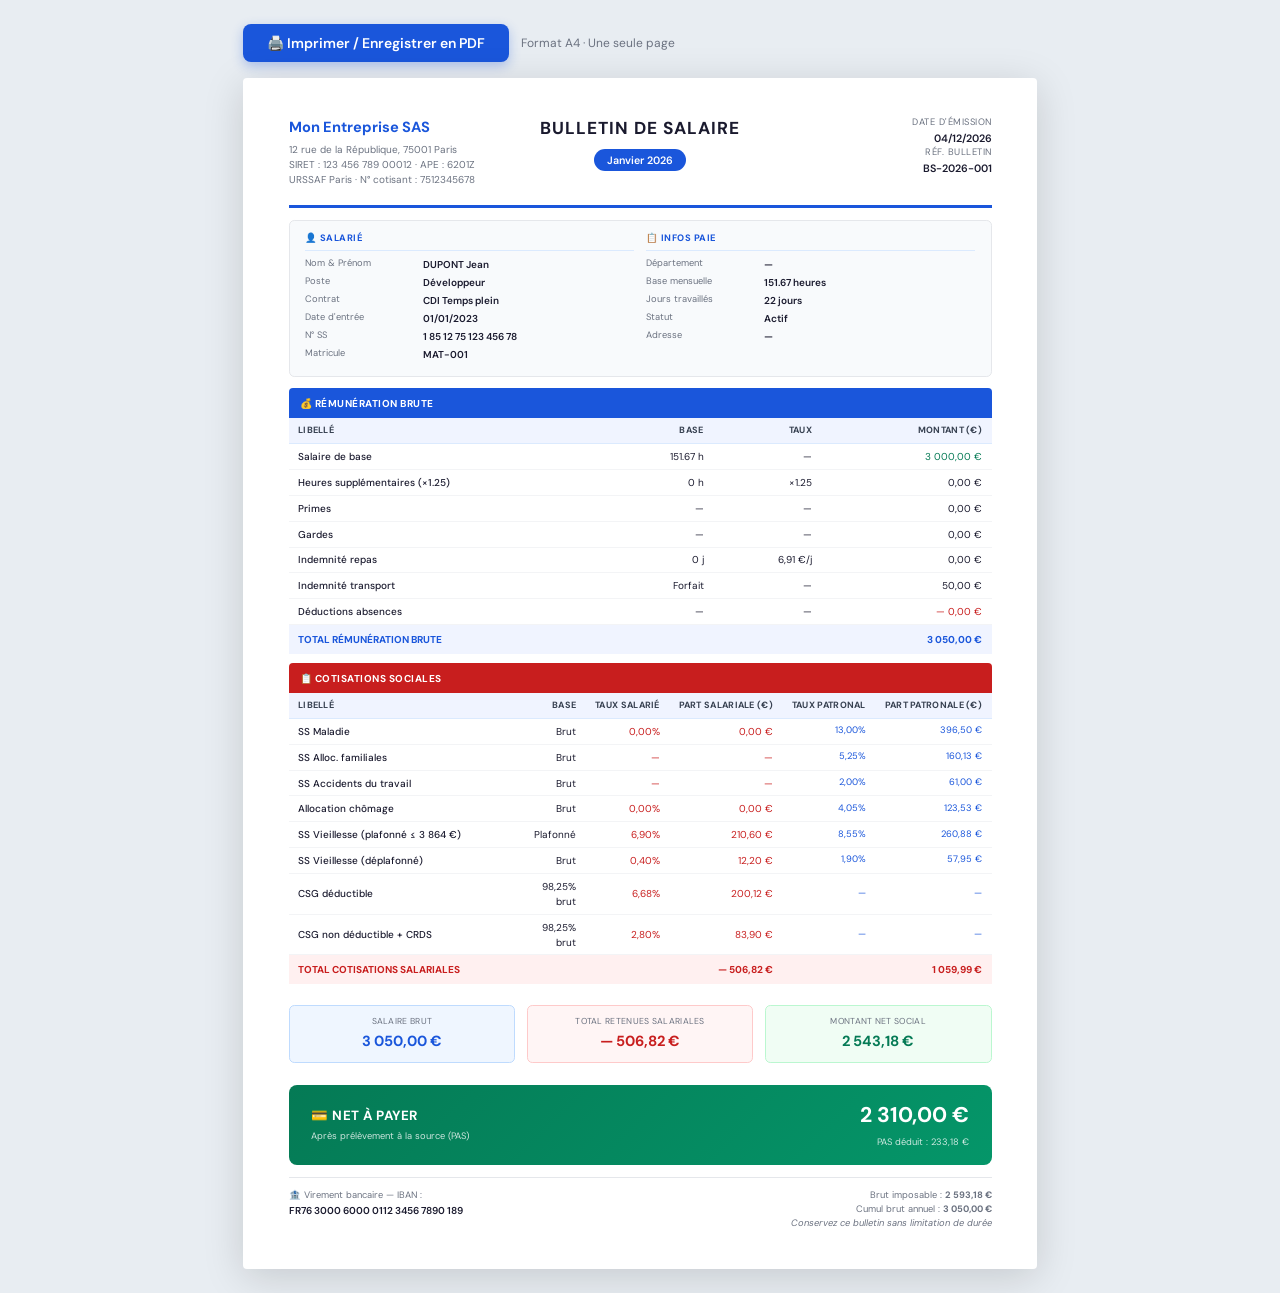
<file: pages/bulletin-print.html>
<!-- ================================================================
     pages/bulletin-print.html — MyPaie Application
     Bulletin de salaire A4 — page dédiée à l'impression / PDF
     Ouvert en nouvel onglet depuis paie.js via localStorage
     Dépendances : ../css/style.css
     ================================================================ -->
<!DOCTYPE html>
<html lang="fr">
<head>
  <meta charset="UTF-8"/>
  <meta name="viewport" content="width=device-width, initial-scale=1.0"/>
  <title>Bulletin de Salaire — MyPaie</title>
  <link href="https://fonts.googleapis.com/css2?family=DM+Sans:wght@300;400;500;600;700&display=swap" rel="stylesheet">
  <link rel="stylesheet" href="../css/style.css" />
</head>
<body class="bulletin-page">

  <!-- Barre impression — masquée à l'impression -->
  <div class="print-bar">
    <button class="btn-print" onclick="window.print()">🖨️ Imprimer / Enregistrer en PDF</button>
    <span>Format A4 · Une seule page</span>
  </div>

  <!-- ── FEUILLE A4 ── -->
  <div class="bulletin">

    <!-- En-tête 3 colonnes -->
    <div class="header">
      <div class="header-left">
        <div class="company">Mon Entreprise SAS</div>
        <div class="company-info">
          12 rue de la République, 75001 Paris<br>
          SIRET : 123 456 789 00012 · APE : 6201Z<br>
          URSSAF Paris · N° cotisant : 7512345678
        </div>
      </div>
      <div class="header-center">
        <div class="titre">Bulletin de Salaire</div>
        <div class="periode-badge" id="bp-periode">Janvier 2026</div>
      </div>
      <div class="header-right">
        <div class="label">Date d'émission</div>
        <div class="value" id="bp-date-emission"></div>
        <div class="label">Réf. bulletin</div>
        <div class="value" id="bp-ref">BS-2026-001</div>
      </div>
    </div>

    <!-- Identité salarié -->
    <div class="identity-grid">
      <div class="identity-section">
        <div class="section-title">👤 Salarié</div>
        <div class="identity-row"><span class="lbl">Nom & Prénom</span><span class="val" id="bp-nom">DUPONT Jean</span></div>
        <div class="identity-row"><span class="lbl">Poste</span><span class="val" id="bp-poste">Développeur</span></div>
        <div class="identity-row"><span class="lbl">Contrat</span><span class="val" id="bp-contrat">CDI Temps plein</span></div>
        <div class="identity-row"><span class="lbl">Date d'entrée</span><span class="val" id="bp-date-entree">01/01/2023</span></div>
        <div class="identity-row"><span class="lbl">N° SS</span><span class="val" id="bp-nss">1 85 12 75 123 456 78</span></div>
        <div class="identity-row"><span class="lbl">Matricule</span><span class="val" id="bp-matricule">MAT-001</span></div>
      </div>
      <div class="identity-section">
        <div class="section-title">📋 Infos paie</div>
        <div class="identity-row"><span class="lbl">Département</span><span class="val" id="bp-dept">—</span></div>
        <div class="identity-row"><span class="lbl">Base mensuelle</span><span class="val">151.67 heures</span></div>
        <div class="identity-row"><span class="lbl">Jours travaillés</span><span class="val" id="bp-jours">22 jours</span></div>
        <div class="identity-row"><span class="lbl">Statut</span><span class="val">Actif</span></div>
        <div class="identity-row"><span class="lbl">Adresse</span><span class="val" id="bp-adresse">—</span></div>
      </div>
    </div>

    <!-- Rémunération brute -->
    <div class="table-section">
      <div class="table-title">💰 Rémunération brute</div>
      <table>
        <thead>
          <tr>
            <th style="width:45%; text-align:left;">Libellé</th>
            <th>Base</th>
            <th>Taux</th>
            <th>Montant (€)</th>
          </tr>
        </thead>
        <tbody>
          <tr>
            <td>Salaire de base</td>
            <td>151.67 h</td><td>—</td>
            <td class="vert" id="bp-base">3 000,00 €</td>
          </tr>
          <tr>
            <td>Heures supplémentaires (×1.25)</td>
            <td id="bp-hsup-h">0 h</td><td>×1.25</td>
            <td id="bp-hsup">0,00 €</td>
          </tr>
          <tr>
            <td>Primes</td>
            <td>—</td><td>—</td>
            <td id="bp-primes">0,00 €</td>
          </tr>
          <tr>
            <td>Gardes</td>
            <td>—</td><td>—</td>
            <td id="bp-gardes">0,00 €</td>
          </tr>
          <tr>
            <td>Indemnité repas</td>
            <td id="bp-jours-repas">0 j</td><td>6,91 €/j</td>
            <td id="bp-indem-repas">0,00 €</td>
          </tr>
          <tr>
            <td>Indemnité transport</td>
            <td>Forfait</td><td>—</td>
            <td id="bp-indem-transp">50,00 €</td>
          </tr>
          <tr>
            <td>Déductions absences</td>
            <td>—</td><td>—</td>
            <td class="rouge" id="bp-absences">— 0,00 €</td>
          </tr>
          <tr class="total-row">
            <td>TOTAL RÉMUNÉRATION BRUTE</td>
            <td></td><td></td>
            <td id="bp-brut">3 050,00 €</td>
          </tr>
        </tbody>
      </table>
    </div>

    <!-- Cotisations sociales -->
    <div class="table-section">
      <div class="table-title rouge">📋 Cotisations sociales</div>
      <table>
        <thead>
          <tr>
            <th style="width:40%; text-align:left;">Libellé</th>
            <th>Base</th>
            <th>Taux salarié</th>
            <th>Part salariale (€)</th>
            <th>Taux patronal</th>
            <th>Part patronale (€)</th>
          </tr>
        </thead>
        <tbody>
          <tr>
            <td>SS Maladie</td>
            <td>Brut</td>
            <td class="rouge">0,00%</td><td class="rouge">0,00 €</td>
            <td class="bleu">13,00%</td><td class="bleu" id="bp-pat-maladie">396,50 €</td>
          </tr>
          <tr>
            <td>SS Alloc. familiales</td>
            <td>Brut</td>
            <td class="rouge">—</td><td class="rouge">—</td>
            <td class="bleu">5,25%</td><td class="bleu" id="bp-pat-fam">160,13 €</td>
          </tr>
          <tr>
            <td>SS Accidents du travail</td>
            <td>Brut</td>
            <td class="rouge">—</td><td class="rouge">—</td>
            <td class="bleu">2,00%</td><td class="bleu" id="bp-pat-at">61,00 €</td>
          </tr>
          <tr>
            <td>Allocation chômage</td>
            <td>Brut</td>
            <td class="rouge">0,00%</td><td class="rouge" id="bp-sal-chomage">0,00 €</td>
            <td class="bleu">4,05%</td><td class="bleu" id="bp-pat-chomage">123,53 €</td>
          </tr>
          <tr>
            <td>SS Vieillesse (plafonné ≤ 3 864 €)</td>
            <td>Plafonné</td>
            <td class="rouge">6,90%</td><td class="rouge" id="bp-sal-vieil-plaf">210,60 €</td>
            <td class="bleu">8,55%</td><td class="bleu" id="bp-pat-vieil-plaf">260,88 €</td>
          </tr>
          <tr>
            <td>SS Vieillesse (déplafonné)</td>
            <td>Brut</td>
            <td class="rouge">0,40%</td><td class="rouge" id="bp-sal-vieil-dep">12,20 €</td>
            <td class="bleu">1,90%</td><td class="bleu" id="bp-pat-vieil-dep">57,95 €</td>
          </tr>
          <tr>
            <td>CSG déductible</td>
            <td>98,25% brut</td>
            <td class="rouge">6,68%</td><td class="rouge" id="bp-csg-ded">200,12 €</td>
            <td class="bleu">—</td><td class="bleu">—</td>
          </tr>
          <tr>
            <td>CSG non déductible + CRDS</td>
            <td>98,25% brut</td>
            <td class="rouge">2,80%</td><td class="rouge" id="bp-csg-non">83,90 €</td>
            <td class="bleu">—</td><td class="bleu">—</td>
          </tr>
          <tr class="total-row rouge">
            <td>TOTAL COTISATIONS SALARIALES</td>
            <td></td>
            <td></td><td id="bp-total-sal">— 506,82 €</td>
            <td></td><td id="bp-total-pat">1 059,99 €</td>
          </tr>
        </tbody>
      </table>
    </div>

    <!-- Résumé 3 boîtes -->
    <div class="resume-grid">
      <div class="resume-box bleu">
        <div class="r-label">Salaire Brut</div>
        <div class="r-value" id="bp-r-brut">3 050,00 €</div>
      </div>
      <div class="resume-box rouge">
        <div class="r-label">Total retenues salariales</div>
        <div class="r-value" id="bp-r-retenues">— 506,82 €</div>
      </div>
      <div class="resume-box vert">
        <div class="r-label">Montant net social</div>
        <div class="r-value" id="bp-r-net-social">2 543,18 €</div>
      </div>
    </div>

    <!-- Net à payer -->
    <div class="net-box">
      <div>
        <div class="net-label">💳 NET À PAYER</div>
        <div class="net-sub">Après prélèvement à la source (PAS)</div>
      </div>
      <div class="net-box-right">
        <div class="net-value" id="bp-net">2 310,00 €</div>
        <div class="net-sub">PAS déduit : <span id="bp-pas">233,18 €</span></div>
      </div>
    </div>

    <!-- Pied de bulletin -->
    <div class="footer">
      <div class="footer-iban">
        🏦 Virement bancaire — IBAN :<br>
        <span class="iban-value" id="bp-iban">FR76 3000 6000 0112 3456 7890 189</span>
      </div>
      <div class="footer-mention">
        Brut imposable : <strong id="bp-brut-imp">2 593,18 €</strong><br>
        Cumul brut annuel : <strong id="bp-cumul">3 050,00 €</strong><br>
        <em>Conservez ce bulletin sans limitation de durée</em>
      </div>
    </div>

  </div><!-- fin .bulletin -->

  <script>
    /* Date d'émission automatique */
    document.getElementById("bp-date-emission").textContent =
      new Date().toLocaleDateString("fr-FR");

    /* Injection des données depuis localStorage (renseigné par paie.js) */
    const raw = localStorage.getItem("bulletin_data");
    if (raw) {
      const { employe, periode, paie } = JSON.parse(raw);
      const f = (n) => (n || 0).toLocaleString("fr-FR", {
        minimumFractionDigits: 2, maximumFractionDigits: 2
      }) + " €";

      document.getElementById("bp-periode").textContent      = periode;
      document.getElementById("bp-nom").textContent          = employe.nom        || "—";
      document.getElementById("bp-poste").textContent        = employe.poste      || "—";
      document.getElementById("bp-contrat").textContent      = employe.contrat    || "—";
      document.getElementById("bp-date-entree").textContent  = employe.dateEntree || "—";
      document.getElementById("bp-nss").textContent          = employe.nss        || "—";
      document.getElementById("bp-matricule").textContent    = employe.matricule  || "—";
      document.getElementById("bp-adresse").textContent      = employe.adresse    || "—";
      document.getElementById("bp-iban").textContent         = employe.iban       || "—";

      document.getElementById("bp-base").textContent         = f(paie.salaireBase);
      document.getElementById("bp-hsup").textContent         = f(paie.heuresSuppMnt);
      document.getElementById("bp-primes").textContent       = f(paie.primes);
      document.getElementById("bp-gardes").textContent       = f(paie.gardes);
      document.getElementById("bp-indem-repas").textContent  = f(paie.indemRepas);
      document.getElementById("bp-indem-transp").textContent = f(paie.indemTransport);
      document.getElementById("bp-absences").textContent     = "— " + f(paie.absencesMnt);
      document.getElementById("bp-brut").textContent         = f(paie.salaireBrut);

      document.getElementById("bp-sal-vieil-plaf").textContent = f(paie.cot_sal_vieillesse_plaf);
      document.getElementById("bp-sal-vieil-dep").textContent  = f(paie.cot_sal_vieillesse_dep);
      document.getElementById("bp-csg-ded").textContent        = f(paie.cot_csg_deductible);
      document.getElementById("bp-csg-non").textContent        = f(paie.cot_csg_non_deductible + paie.cot_crds);
      document.getElementById("bp-sal-chomage").textContent    = f(paie.cot_sal_chomage);
      document.getElementById("bp-total-sal").textContent      = "— " + f(paie.totalCotSalariales);

      document.getElementById("bp-pat-maladie").textContent   = f(paie.cot_pat_maladie);
      document.getElementById("bp-pat-fam").textContent       = f(paie.cot_pat_alloc_fam);
      document.getElementById("bp-pat-at").textContent        = f(paie.cot_pat_at);
      document.getElementById("bp-pat-chomage").textContent   = f(paie.cot_pat_chomage);
      document.getElementById("bp-pat-vieil-plaf").textContent = f(paie.cot_pat_vieillesse_plaf);
      document.getElementById("bp-pat-vieil-dep").textContent  = f(paie.cot_pat_vieillesse_dep);
      document.getElementById("bp-total-pat").textContent     = f(paie.totalCotPatronales);

      document.getElementById("bp-r-brut").textContent        = f(paie.salaireBrut);
      document.getElementById("bp-r-retenues").textContent    = "— " + f(paie.totalCotSalariales);
      document.getElementById("bp-r-net-social").textContent  = f(paie.montantNetSocial);

      document.getElementById("bp-net").textContent           = f(paie.netAPayer);
      document.getElementById("bp-pas").textContent           = f(paie.pas);
      document.getElementById("bp-brut-imp").textContent      = f(paie.brutImposable);
      document.getElementById("bp-cumul").textContent         = f(paie.salaireBrut);

      localStorage.removeItem("bulletin_data");
    }
  </script>

</body>
</html>
<!-- ================================================================
     FIN — pages/bulletin-print.html
     ================================================================ -->
</file>
<file: css/style.css>
/* ================================================================
   style.css — MyPaie Application
   Fichier CSS unique central — tous les styles du projet
   Polices requises dans chaque <head> :
   <link href="https://fonts.googleapis.com/css2?family=Cormorant+Garamond:wght@400;700&family=DM+Sans:wght@300;400;500;600;700&display=swap" rel="stylesheet">
   ================================================================
   TABLE DES MATIÈRES
   01. Variables CSS & Reset
   02. Navbar & Menu mobile
   03. Layout principal
   04. Page Login — index.html
   05. Logo MyPaie (monogramme MP)
   06. Cards & formulaires
   07. Boutons
   08. Badges
   09. Tableaux
   10. Dashboard — stats, graphiques, modal, notifications
   11. Page Employés — employes.html
   12. Fiche de paie — fiche-paie.html
   13. Bulletin A4 imprimable — bulletin-print.html
   14. Animations
   15. Impression @media print
   16. Responsive mobile ≤ 900px
   ================================================================ */


/* ================================================================
   01. VARIABLES CSS & RESET
   ================================================================ */
*, *::before, *::after { box-sizing: border-box; margin: 0; padding: 0; }

:root {
  /* Palette bleue principale */
  --bleu:           #1a56db;
  --bleu-dark:      #1341b5;
  --bleu-light:     #dbeafe;
  --bleu-pale:      #eff6ff;
  --bleu-sky:       #38BDF8;
  --bleu-ocean:     #1A7ABF;
  --bleu-nav:       #93c5fd;   /* texte "paie" dans navbar */

  /* Couleurs sémantiques */
  --vert:           #057a55;
  --vert-dark:      #046946;
  --vert-light:     #d1fae5;
  --rouge:          #c81e1e;
  --rouge-dark:     #a81a1a;
  --rouge-light:    #fee2e2;
  --orange-light:   #fee3d0;
  --violet-light:   #ede9fe;
  --rose-light:     #fce7f3;
  --jaune-light:    #fef3c7;

  /* Neutres */
  --gris-bg:        #f3f4f6;
  --gris-border:    #e5e7eb;
  --gris-row:       #f3f4f6;
  --gris-text:      #6b7280;
  --gris-dark:      #374151;
  --noir:           #111827;
  --blanc:          #ffffff;

  /* Élévation */
  --shadow-sm:      0 2px 8px  rgba(0,0,0,0.07);
  --shadow:         0 4px 12px rgba(0,0,0,0.09);
  --shadow-md:      0 8px 28px rgba(0,0,0,0.12);
  --shadow-lg:      0 20px 60px rgba(0,0,0,0.18);

  /* Rayons */
  --r-sm:   6px;
  --r:      10px;
  --r-lg:   14px;
  --r-xl:   24px;
}

body {
  font-family: 'DM Sans', 'Segoe UI', Tahoma, sans-serif;
  background: var(--gris-bg);
  color: var(--noir);
  min-height: 100vh;
  line-height: 1.5;
}


/* ================================================================
   02. NAVBAR & MENU MOBILE
   ================================================================ */
nav {
  background: var(--bleu);
  box-shadow: var(--shadow-md);
  position: relative;
  z-index: 999;
}
.nav-top {
  display: flex;
  align-items: center;
  gap: 1rem;
  padding: 0 1.5rem;
  height: 65px;
}

/* Logo dans la navbar */
nav .logo {
  font-size: 1.3rem;
  font-weight: 800;
  color: var(--blanc);
  white-space: nowrap;
  flex: 0 0 auto;
  font-family: 'DM Sans', sans-serif;
  text-decoration: none;
}
nav .logo span { color: var(--bleu-nav); }

/* Liens de navigation */
.nav-links {
  display: flex;
  align-items: center;
  list-style: none;
  flex: 1;
  gap: 0.25rem;
}
.nav-links a {
  display: block;
  color: rgba(255,255,255,.85);
  text-decoration: none;
  padding: 0.4rem 0.85rem;
  border-radius: var(--r-sm);
  font-size: 0.88rem;
  font-weight: 600;
  white-space: nowrap;
  transition: background .2s, color .2s;
}
.nav-links a:hover,
.nav-links a.active {
  color: var(--blanc);
  background: rgba(255,255,255,.15);
}

/* Partie droite — email + déconnexion */
.nav-right {
  display: flex;
  align-items: center;
  gap: 0.75rem;
  margin-left: auto;
  white-space: nowrap;
  font-size: 0.82rem;
  color: rgba(255,255,255,.7);
}
nav .btn-deconnexion {
  background: rgba(255,255,255,.15);
  border: 1px solid rgba(255,255,255,.4);
  color: var(--blanc);
  padding: 0.4rem 0.9rem;
  border-radius: var(--r-sm);
  cursor: pointer;
  font-size: 0.85rem;
  font-family: 'DM Sans', sans-serif;
  transition: background .2s;
}
nav .btn-deconnexion:hover { background: rgba(255,255,255,.28); }

/* Bouton hamburger — masqué sur desktop */
.hamburger {
  display: none;
  flex-direction: column;
  gap: 5px;
  cursor: pointer;
  padding: 8px 10px;
  background: rgba(255,255,255,.2);
  border: 1.5px solid rgba(255,255,255,.5);
  border-radius: 8px;
  flex: 0 0 auto;
}
.hamburger span {
  display: block;
  width: 22px;
  height: 2.5px;
  background: var(--blanc);
  border-radius: 2px;
}


/* ================================================================
   03. LAYOUT PRINCIPAL
   ================================================================ */
main {
  max-width: 1200px;
  margin: 0 auto;
  padding: 2rem 1.5rem;
}
main > h2 {
  font-size: 1.4rem;
  margin-bottom: 1.5rem;
}

/* Grille 2 colonnes */
.grid-2 {
  display: grid;
  grid-template-columns: 1fr 1fr;
  gap: 1.25rem;
  margin-bottom: 1.25rem;
}

/* Card générique */
.card {
  background: var(--blanc);
  border-radius: var(--r);
  padding: 1.75rem;
  box-shadow: var(--shadow-sm);
  margin-bottom: 1.5rem;
}
.card > h2 {
  font-size: 1.05rem;
  font-weight: 700;
  color: var(--noir);
  margin-bottom: 1.25rem;
}

/* En-tête de card avec lien */
.card-header {
  display: flex;
  justify-content: space-between;
  align-items: center;
  margin-bottom: 1.1rem;
}
.card-header h2 {
  font-size: 1rem;
  font-weight: 700;
  color: var(--noir);
  margin-bottom: 0;
}
.card-header a {
  font-size: 0.8rem;
  color: var(--bleu);
  text-decoration: none;
  font-weight: 600;
}
.card-header a:hover { text-decoration: underline; }


/* ================================================================
   04. PAGE LOGIN — index.html
   ================================================================ */

/* Fond avec dégradé et bulles décoratives */
.login-container {
  min-height: 100vh;
  display: flex;
  align-items: center;
  justify-content: center;
  background: linear-gradient(160deg, #D6E8F8 0%, #EAF3FC 50%, #D0E6F7 100%);
  position: relative;
  overflow: hidden;
}
.login-container::before,
.login-container::after {
  content: '';
  position: fixed;
  border-radius: 50%;
  filter: blur(80px);
  opacity: 0.4;
  pointer-events: none;
}
.login-container::before {
  width: 400px; height: 400px;
  background: #93C5FD;
  top: -80px; left: -80px;
}
.login-container::after {
  width: 300px; height: 300px;
  background: #BFDBFE;
  bottom: -60px; right: -60px;
}

/* Carte blanche centrale */
.login-card {
  background: var(--blanc);
  padding: 44px 40px 36px;
  border-radius: var(--r-xl);
  box-shadow: 0 4px 6px rgba(59,130,246,0.06),
              0 20px 60px rgba(59,130,246,0.14),
              0 0 0 1px rgba(186,230,253,0.5);
  width: 100%;
  max-width: 440px;
  position: relative;
  z-index: 10;
  animation: fadeUp 0.5s cubic-bezier(.34,1.56,.64,1) both;
}

/* Sous-titre login */
.login-subtitle {
  text-align: center;
  font-size: 13.5px;
  color: #94A3B8;
  margin-bottom: 28px;
  font-weight: 400;
}

/* Séparateur login */
.divider {
  height: 1px;
  background: #E8F2FB;
  margin-bottom: 28px;
}

/* Champs login — override spécifique */
.login-card .form-group {
  margin-bottom: 18px;
}
.login-card .form-group label {
  font-size: 10.5px;
  letter-spacing: 2px;
  margin-bottom: 8px;
  color: #64748B;
}
.login-card .form-group input {
  background: #F4F9FD;
  border-color: #D4E9F7;
  padding: 14px 18px;
  border-radius: 12px;
  font-size: 15px;
  color: #1E293B;
}
.login-card .form-group input:focus {
  border-color: var(--bleu-ocean);
  background: var(--blanc);
  box-shadow: 0 0 0 4px rgba(26,122,191,0.1);
}
.login-card .form-group input::placeholder { color: #94A3B8; }

/* Champ mot de passe avec bouton toggle visibilité */
.input-password-wrap {
  position: relative;
}
.input-password-wrap input {
  width: 100%;
  padding-right: 48px; /* espace pour le bouton */
}
.btn-toggle-mdp {
  position: absolute;
  right: 14px;
  top: 50%;
  transform: translateY(-50%);
  background: none;
  border: none;
  cursor: pointer;
  font-size: 18px;
  color: #94A3B8;
  padding: 0;
  line-height: 1;
  transition: color .2s;
}
.btn-toggle-mdp:hover { color: var(--bleu-ocean); }

/* Lien mot de passe oublié */
a.forgot {
  display: block;
  text-align: right;
  font-size: 12.5px;
  font-weight: 500;
  color: var(--bleu-ocean);
  text-decoration: none;
  margin-top: 8px;
  transition: color .2s;
}
a.forgot:hover { color: var(--bleu-sky); }

/* Bouton Se connecter */
.btn-login {
  width: 100%;
  padding: 16px;
  margin-top: 24px;
  border: none;
  border-radius: 14px;
  background: linear-gradient(135deg, #1A7ABF, #38BDF8);
  color: var(--blanc);
  font-family: 'DM Sans', sans-serif;
  font-size: 16px;
  font-weight: 600;
  letter-spacing: 0.3px;
  cursor: pointer;
  box-shadow: 0 6px 20px rgba(26,122,191,0.4);
  transition: transform .15s, box-shadow .15s;
}
.btn-login:hover {
  transform: translateY(-2px);
  box-shadow: 0 10px 28px rgba(26,122,191,0.5);
}
.btn-login:active { transform: translateY(0); }

/* Zone message login — cachée par défaut, colorée par auth.js via classList */
#erreur {
  padding: 0.6rem 0.9rem;
  border-radius: 7px;
  margin-top: 0.75rem;
  font-size: 0.85rem;
  font-weight: 500;
  display: none;
  animation: fadeUp .25s ease;
}
#erreur.msg-erreur { background: #FEF2F2; color: #DC2626; border: 1px solid #FECACA; display: block; }
#erreur.msg-succes { background: #F0FDF4; color: #16A34A; border: 1px solid #BBF7D0; display: block; }
#erreur.msg-info   { background: #EFF6FF; color: #2563EB; border: 1px solid #BFDBFE; display: block; }
/* Variantes colorées — appliquées par auth.js via classList */
#erreur.msg-erreur { background: #FEF2F2; color: #DC2626; border: 1px solid #FECACA; display: block; }
#erreur.msg-succes { background: #F0FDF4; color: #16A34A; border: 1px solid #BBF7D0; display: block; }
#erreur.msg-info   { background: #EFF6FF; color: #2563EB; border: 1px solid #BFDBFE; display: block; }

/* Mention pied de carte */
.footer-note {
  text-align: center;
  font-size: 11.5px;
  color: #CBD5E1;
  margin-top: 28px;
}


/* ================================================================
   05. LOGO MYPAIE — monogramme MP
   ================================================================ */

/* Wrapper logo + texte */
.logo-wrap {
  display: flex;
  align-items: center;
  justify-content: center;
  gap: 12px;
  margin-bottom: 12px;
}

/* Boîte icône SVG */
.logo-icon-box {
  width: 68px;
  height: 68px;
  background: linear-gradient(145deg, #EAF6FF, var(--blanc));
  border: 1.5px solid #BAE6FD;
  border-radius: 18px;
  display: flex;
  align-items: center;
  justify-content: center;
  box-shadow: 0 4px 16px rgba(2,132,199,0.15);
}

/* Texte My + Paie */
.logo-text {
  display: flex;
  flex-direction: column;
  line-height: 1;
  gap: 2px;
}
.logo-my {
  font-family: 'DM Sans', sans-serif;
  font-size: 13px;
  font-weight: 400;
  color: #7CB9D8;
  letter-spacing: 1px;
  text-transform: uppercase;
}
.logo-paie {
  font-family: 'Cormorant Garamond', serif;
  font-size: 38px;
  font-weight: 700;
  color: var(--bleu-ocean);
  letter-spacing: 1px;
  line-height: 1.05;
}


/* ================================================================
   06. CARDS & FORMULAIRES
   ================================================================ */

/* Grille de formulaire */
.form-grid {
  display: grid;
  grid-template-columns: repeat(auto-fit, minmax(200px, 1fr));
  gap: 1rem;
}
.full-width { grid-column: 1 / -1; }

/* Groupe champ */
.form-group {
  display: flex;
  flex-direction: column;
  gap: 0.35rem;
}
.form-group label {
  font-size: 0.78rem;
  font-weight: 700;
  color: var(--gris-text);
  text-transform: uppercase;
  letter-spacing: 0.3px;
}
.form-group input,
.form-group select {
  padding: 0.65rem 0.9rem;
  border: 1.5px solid var(--gris-border);
  border-radius: var(--r-sm);
  font-size: 0.9rem;
  font-family: 'DM Sans', sans-serif;
  outline: none;
  background: var(--blanc);
  transition: border-color .2s, box-shadow .2s;
}
.form-group input:focus,
.form-group select:focus {
  border-color: var(--bleu);
  box-shadow: 0 0 0 3px rgba(26,86,219,0.08);
}
.form-group input::placeholder { color: #94A3B8; }

/* Checkbox inline */
.form-group.inline {
  flex-direction: row;
  align-items: center;
  gap: 0.5rem;
  padding-top: 1.5rem;
}
.form-group.inline label { margin: 0; text-transform: none; font-size: 0.9rem; }
.form-group.inline input  { width: auto; }

/* Notification inline */
.notification {
  padding: 0.85rem 1.1rem;
  border-radius: 8px;
  margin-bottom: 1rem;
  display: none;
  font-weight: 500;
  font-size: 0.9rem;
  animation: fadeUp .3s ease;
}
.notification.succes { background: var(--vert-light);  color: #065f46; border: 1px solid #a7f3d0; }
.notification.erreur { background: var(--rouge-light); color: #991b1b; border: 1px solid #fca5a5; }
.notification.info   { background: var(--bleu-light);  color: #1e40af; border: 1px solid #93c5fd; }


/* ================================================================
   07. BOUTONS
   ================================================================ */
.btn {
  display: inline-flex;
  align-items: center;
  gap: 0.4rem;
  padding: 0.65rem 1.4rem;
  border: none;
  border-radius: var(--r-sm);
  font-size: 0.9rem;
  font-weight: 600;
  font-family: 'DM Sans', sans-serif;
  cursor: pointer;
  text-decoration: none;
  transition: all .2s;
}

/* Variantes couleurs */
.btn-primaire {
  background: var(--bleu);
  color: var(--blanc);
  box-shadow: 0 2px 8px rgba(26,86,219,0.25);
}
.btn-primaire:hover { background: var(--bleu-dark); transform: translateY(-1px); }

.btn-vert {
  background: var(--vert);
  color: var(--blanc);
  box-shadow: 0 2px 8px rgba(5,122,85,0.25);
}
.btn-vert:hover { background: var(--vert-dark); transform: translateY(-1px); }

.btn-rouge { background: var(--rouge); color: var(--blanc); }
.btn-rouge:hover { background: var(--rouge-dark); }

/* Petit bouton tableau */
.btn-sm { padding: 0.3rem 0.7rem; font-size: 0.8rem; border-radius: 5px; }

/* Boutons Modifier / Supprimer tableau */
.btn-modifier {
  background: var(--jaune-light); color: #92400e;
  border: none; border-radius: 5px;
  padding: 0.3rem 0.7rem; font-size: 0.8rem;
  cursor: pointer; font-weight: 600;
  font-family: 'DM Sans', sans-serif;
  transition: background .2s;
}
.btn-modifier:hover { background: #fde68a; }

.btn-supprimer {
  background: var(--rouge-light); color: #991b1b;
  border: none; border-radius: 5px;
  padding: 0.3rem 0.7rem; font-size: 0.8rem;
  cursor: pointer; font-weight: 600;
  font-family: 'DM Sans', sans-serif;
  transition: background .2s;
}
.btn-supprimer:hover { background: #fca5a5; }

/* Boutons action tableau (dashboard) */
.btn-action {
  background: none; border: none;
  cursor: pointer; padding: 4px 8px;
  border-radius: 5px; font-size: 0.8rem;
  font-weight: 600; transition: background .15s;
}
.btn-edit { background: var(--bleu-pale); color: var(--bleu); }
.btn-edit:hover { background: var(--bleu-light); }
.btn-del  { background: #fff5f5; color: var(--rouge); }
.btn-del:hover  { background: var(--rouge-light); }

/* Bouton impression A4 */
.btn-print {
  background: var(--bleu); color: var(--blanc);
  border: none; padding: 10px 24px;
  border-radius: 8px; font-family: 'DM Sans', sans-serif;
  font-size: 14px; font-weight: 600; cursor: pointer;
  box-shadow: 0 4px 12px rgba(26,86,219,0.3);
  transition: background .2s, transform .15s;
}
.btn-print:hover { background: var(--bleu-dark); transform: translateY(-1px); }

/* Boutons modal */
.btn-cancel {
  padding: 0.6rem 1.2rem;
  border: 1.5px solid var(--gris-border);
  border-radius: var(--r-sm);
  background: var(--blanc); cursor: pointer;
  font-weight: 600; font-size: 0.875rem;
  font-family: 'DM Sans', sans-serif;
}
.btn-save {
  padding: 0.6rem 1.4rem;
  background: var(--bleu); color: var(--blanc);
  border: none; border-radius: var(--r-sm);
  cursor: pointer; font-weight: 700; font-size: 0.875rem;
  font-family: 'DM Sans', sans-serif;
  box-shadow: 0 2px 8px rgba(26,86,219,0.3);
  transition: background .2s;
}
.btn-save:hover { background: var(--bleu-dark); }


/* ================================================================
   08. BADGES
   ================================================================ */
.badge {
  display: inline-block;
  padding: 3px 10px;
  border-radius: 99px;
  font-size: 0.73rem;
  font-weight: 700;
  letter-spacing: 0.2px;
  white-space: nowrap;
}

/* Statut employé */
.badge-actif   { background: var(--vert-light);   color: #065f46; }
.badge-inactif { background: var(--rouge-light);  color: #991b1b; }

/* Type contrat */
.badge-cdi     { background: var(--bleu-light);   color: #1e40af; }
.badge-cdd     { background: var(--jaune-light);  color: #92400e; }
.badge-interim { background: var(--violet-light); color: #5b21b6; }

/* Tendance dans les stats cards */
.trend {
  display: inline-block;
  font-size: 0.72rem;
  font-weight: 600;
  padding: 2px 7px;
  border-radius: 99px;
  margin-top: 4px;
}
.trend.up   { background: var(--vert-light); color: #065f46; }
.trend.info { background: var(--bleu-light); color: #1e40af; }


/* ================================================================
   09. TABLEAUX
   ================================================================ */
.table-container { overflow-x: auto; }

table {
  width: 100%;
  border-collapse: collapse;
  font-size: 0.875rem;
  min-width: 600px;
}
thead { background: #F8FAFC; }
th {
  padding: 0.85rem 1rem;
  text-align: left;
  font-size: 0.72rem;
  font-weight: 700;
  color: var(--gris-text);
  text-transform: uppercase;
  letter-spacing: 0.5px;
  border-bottom: 2px solid var(--gris-border);
  white-space: nowrap;
}
td {
  padding: 0.9rem 1rem;
  border-bottom: 1px solid var(--gris-row);
  vertical-align: middle;
}
tr:last-child td { border-bottom: none; }
tr:hover td { background: #FAFBFF; }
td a { color: var(--bleu); text-decoration: none; }
td a:hover { text-decoration: underline; }

/* Cellules colorées */
td.rouge { color: var(--rouge); }
td.vert  { color: var(--vert);  }
td.bleu  { color: var(--bleu);  }


/* ================================================================
   10. DASHBOARD — stats, graphiques, modal, notifications
   ================================================================ */

/* Grille des 4 cartes stats */
.stats-grid {
  display: grid;
  grid-template-columns: repeat(auto-fit, minmax(200px, 1fr));
  gap: 1.25rem;
  margin-bottom: 1.5rem;
}

/* Carte stat cliquable */
.stat-card {
  background: var(--blanc);
  border-radius: 12px;
  padding: 1.4rem 1.5rem;
  box-shadow: var(--shadow-sm);
  display: flex;
  align-items: center;
  gap: 1rem;
  text-decoration: none;
  color: inherit;
  border: 2px solid transparent;
  transition: transform .2s, box-shadow .2s, border-color .2s;
  cursor: pointer;
}
.stat-card:hover {
  transform: translateY(-3px);
  box-shadow: var(--shadow-md);
  border-color: var(--bleu-light);
}

/* Icône dans la stat card */
.stat-card .icone {
  width: 52px; height: 52px;
  border-radius: 12px;
  display: flex; align-items: center; justify-content: center;
  font-size: 1.5rem;
  flex-shrink: 0;
}
.icone.bleu   { background: var(--bleu-light);  }
.icone.vert   { background: var(--vert-light);  }
.icone.orange { background: var(--orange-light);}
.icone.violet { background: var(--violet-light);}
.icone.rose   { background: var(--rose-light);  }

.stat-card h3 { font-size: 1.7rem; font-weight: 800; color: var(--noir); line-height: 1; }
.stat-card p  { font-size: 0.78rem; color: var(--gris-text); margin-top: 2px; }

/* Zone graphique */
.chart-wrap { position: relative; height: 200px; }

/* Accès rapides */
.quick-links { display: flex; gap: 0.75rem; flex-wrap: wrap; }

/* Notification toast (coin haut droite) */
.notif {
  position: fixed; top: 80px; right: 20px;
  padding: 12px 20px;
  border-radius: 9px;
  font-size: 0.875rem;
  font-weight: 600;
  box-shadow: var(--shadow-md);
  z-index: 3000;
  display: none;
  animation: slideIn .3s ease;
}
.notif.succes { background: var(--vert-light);  color: #065f46; border: 1px solid #a7f3d0; }
.notif.erreur { background: var(--rouge-light); color: #991b1b; border: 1px solid #fca5a5; }
.notif.info   { background: var(--bleu-light);  color: #1e40af; border: 1px solid #93c5fd; }

/* Modal modification employé */
.modal-overlay {
  display: none;
  position: fixed; inset: 0;
  background: rgba(0,0,0,0.5);
  z-index: 2000;
  align-items: center;
  justify-content: center;
}
.modal-overlay.open { display: flex; }

.modal {
  background: var(--blanc);
  border-radius: var(--r-lg);
  padding: 2rem;
  width: 100%;
  max-width: 520px;
  max-height: 90vh;
  overflow-y: auto;
  box-shadow: var(--shadow-lg);
  animation: popIn .25s ease;
}
.modal h3 {
  font-size: 1.1rem;
  font-weight: 700;
  margin-bottom: 1.2rem;
  color: var(--noir);
}

/* Grille de champs dans la modal */
.modal-grid {
  display: grid;
  grid-template-columns: 1fr 1fr;
  gap: 0.9rem;
}
.modal-grid .full { grid-column: 1 / -1; }
.modal label {
  font-size: 0.75rem;
  font-weight: 700;
  color: var(--gris-text);
  text-transform: uppercase;
  display: block;
  margin-bottom: 4px;
}
.modal input,
.modal select {
  width: 100%;
  padding: 0.6rem 0.8rem;
  border: 1.5px solid var(--gris-border);
  border-radius: var(--r-sm);
  font-size: 0.875rem;
  font-family: 'DM Sans', sans-serif;
  outline: none;
  transition: border-color .2s;
}
.modal input:focus,
.modal select:focus { border-color: var(--bleu); }

/* Pied de modal */
.modal-footer {
  display: flex;
  gap: 0.75rem;
  margin-top: 1.5rem;
  justify-content: flex-end;
}


/* ================================================================
   11. PAGE EMPLOYÉS — employes.html
   ================================================================ */

/* Les styles de cette page héritent intégralement des sections
   06 (formulaires), 07 (boutons), 08 (badges) et 09 (tableaux).
   Aucun style supplémentaire nécessaire. */


/* ================================================================
   12. FICHE DE PAIE — fiche-paie.html
   ================================================================ */

/* Conteneur principal de la fiche */
#fiche-paie {
  background: var(--blanc);
  border-radius: var(--r);
  box-shadow: var(--shadow-sm);
  padding: 2rem;
  margin-top: 1.5rem;
}

/* En-tête fiche (entreprise / employé) */
.fiche-header {
  display: flex;
  justify-content: space-between;
  align-items: flex-start;
  margin-bottom: 1.5rem;
  padding-bottom: 1rem;
  border-bottom: 3px solid var(--bleu);
}
.fiche-header h2 { color: var(--bleu); font-size: 1.3rem; }
.fiche-employe {
  font-size: 0.88rem;
  color: var(--gris-text);
  margin-top: 0.4rem;
  line-height: 1.7;
}

/* En-tête de section (ligne avec tiret extensible) */
.fiche-section-title {
  font-weight: 700;
  text-transform: uppercase;
  font-size: 0.72rem;
  color: var(--gris-text);
  padding: 1.2rem 0 0.4rem;
  letter-spacing: 0.8px;
  display: flex;
  align-items: center;
  gap: 0.4rem;
}
.fiche-section-title::after {
  content: '';
  flex: 1;
  height: 1px;
  background: var(--gris-border);
  margin-left: 0.5rem;
}
.fiche-section-title.rouge { color: var(--rouge); }
.fiche-section-title.bleu  { color: var(--bleu);  }

/* En-tête colonnes tableau fiche */
.fiche-tableau-header {
  display: grid;
  grid-template-columns: 2fr 1fr 1fr 1fr 1fr;
  padding: 0.5rem 0.75rem;
  background: #F8FAFC;
  border-radius: var(--r-sm);
  margin: 0.5rem 0;
  font-size: 0.72rem;
  font-weight: 700;
  text-transform: uppercase;
  letter-spacing: 0.4px;
  color: var(--gris-text);
  border: 1px solid var(--gris-border);
}
.fiche-tableau-header .col-rouge { color: var(--rouge); }
.fiche-tableau-header .col-bleu  { color: var(--bleu);  }

/* Ligne normale fiche */
.fiche-ligne {
  display: grid;
  grid-template-columns: 2fr 1fr 1fr 1fr 1fr;
  padding: 0.5rem 0.75rem;
  border-bottom: 1px solid var(--gris-row);
  font-size: 0.875rem;
  align-items: center;
  transition: background .15s;
}
.fiche-ligne:hover { background: #FAFBFF; }
.fiche-ligne.rouge-text { color: var(--rouge); }

/* Ligne total (fond bleu) */
.fiche-ligne.total {
  font-weight: 700;
  font-size: 0.95rem;
  background: #F0F4FF;
  padding: 0.75rem;
  border-radius: var(--r-sm);
  margin-top: 0.5rem;
  border: 1px solid var(--bleu-light);
  color: var(--bleu);
}
.fiche-ligne.total.rouge-text {
  background: #FFF0F0;
  border-color: var(--rouge-light);
  color: var(--rouge);
}
.fiche-ligne.total.bleu-text {
  background: #F0F4FF;
  border-color: var(--bleu-light);
  color: var(--bleu);
}

/* Ligne net à payer (fond vert) */
.fiche-ligne.net {
  font-weight: 800;
  font-size: 1.1rem;
  color: var(--vert);
  background: var(--vert-light);
  padding: 0.85rem 0.75rem;
  border-radius: 8px;
  margin-top: 0.5rem;
  border: 1px solid #A7F3D0;
}

/* Bloc IBAN en bas */
.fiche-iban-box {
  margin-top: 1.5rem;
  padding: 1rem;
  background: #f9fafb;
  border-radius: 8px;
  font-size: 0.85rem;
  color: var(--gris-text);
}

/* Mention légale */
.fiche-mention {
  font-size: 0.75rem;
  color: #9ca3af;
  margin-top: 1rem;
  text-align: center;
}

/* Actions bas de fiche */
.fiche-actions {
  display: flex;
  gap: 1rem;
  margin-top: 1.5rem;
  flex-wrap: wrap;
}


/* ================================================================
   13. BULLETIN A4 IMPRIMABLE — bulletin-print.html
   ================================================================ */

/* Corps de la page bulletin */
body.bulletin-page {
  background: #e8edf2;
  display: flex;
  flex-direction: column;
  align-items: center;
  padding: 24px;
  min-height: 100vh;
  gap: 16px;
}

/* Barre bouton imprimer */
.print-bar {
  display: flex;
  gap: 12px;
  align-items: center;
  width: 210mm;
}
.print-bar span { font-size: 12px; color: var(--gris-text); }

/* Feuille A4 */
.bulletin {
  width: 210mm;
  min-height: 297mm;
  background: var(--blanc);
  box-shadow: 0 8px 40px rgba(0,0,0,0.15);
  border-radius: 4px;
  padding: 10mm 12mm;
  display: flex;
  flex-direction: column;
  font-size: 8.5pt;
  color: #1a1a2e;
  font-family: 'DM Sans', sans-serif;
  gap: 0;
}

/* En-tête bulletin (3 colonnes) */
.bulletin .header {
  display: grid;
  grid-template-columns: 1fr auto 1fr;
  align-items: start;
  padding-bottom: 5mm;
  border-bottom: 2.5pt solid var(--bleu);
  margin-bottom: 3mm;
  gap: 4mm;
}
.bulletin .header-left .company      { font-size: 11pt; font-weight: 700; color: var(--bleu); }
.bulletin .header-left .company-info { font-size: 7.5pt; color: var(--gris-text); line-height: 1.5; margin-top: 1mm; }
.bulletin .header-center              { text-align: center; }
.bulletin .header-center .titre       { font-size: 13pt; font-weight: 700; color: #1a1a2e; letter-spacing: 1px; text-transform: uppercase; }
.bulletin .header-center .periode-badge {
  display: inline-block;
  background: var(--bleu); color: var(--blanc);
  padding: 2pt 10pt; border-radius: 99pt;
  font-size: 8pt; font-weight: 600; margin-top: 2mm;
}
.bulletin .header-right               { text-align: right; }
.bulletin .header-right .label        { font-size: 7pt; color: var(--gris-text); text-transform: uppercase; letter-spacing: 0.5px; }
.bulletin .header-right .value        { font-size: 8pt; font-weight: 600; color: #1a1a2e; }

/* Bloc identité salarié */
.bulletin .identity-grid {
  display: grid;
  grid-template-columns: 1fr 1fr;
  gap: 3mm;
  padding: 3mm 4mm;
  background: #f8fafc;
  border-radius: 4pt;
  margin-bottom: 3mm;
  border: 0.5pt solid var(--gris-border);
}
.bulletin .identity-section .section-title {
  font-size: 7pt; font-weight: 700;
  text-transform: uppercase; letter-spacing: 0.5px;
  color: var(--bleu);
  margin-bottom: 1.5mm; padding-bottom: 1mm;
  border-bottom: 0.5pt solid var(--bleu-light);
}
.bulletin .identity-row      { display: flex; gap: 4pt; margin-bottom: 0.8mm; }
.bulletin .identity-row .lbl { font-size: 7pt; color: var(--gris-text); min-width: 30mm; }
.bulletin .identity-row .val { font-size: 7.5pt; font-weight: 600; color: #1a1a2e; }

/* Sections tableau bulletin */
.bulletin .table-section  { margin-bottom: 2.5mm; }
.bulletin .table-title {
  font-size: 7.5pt; font-weight: 700;
  text-transform: uppercase; letter-spacing: 0.5px;
  color: var(--blanc); background: var(--bleu);
  padding: 2mm 3mm;
  border-radius: 3pt 3pt 0 0;
}
.bulletin .table-title.rouge { background: var(--rouge); }
.bulletin .table-title.vert  { background: var(--vert);  }

/* Tableau interne bulletin */
.bulletin table           { width: 100%; border-collapse: collapse; font-size: 7.5pt; }
.bulletin thead tr        { background: #f0f4ff; }
.bulletin thead th {
  padding: 1.5mm 2.5mm; text-align: right;
  font-size: 6.8pt; font-weight: 700; color: var(--gris-dark);
  text-transform: uppercase; letter-spacing: 0.3px;
  border-bottom: 0.5pt solid var(--bleu-light);
}
.bulletin thead th:first-child { text-align: left; }
.bulletin tbody tr            { border-bottom: 0.3pt solid #f3f4f6; }
.bulletin tbody tr:last-child  { border-bottom: none; }
.bulletin tbody tr:hover       { background: #fafbff; }
.bulletin tbody td             { padding: 1.3mm 2.5mm; text-align: right; color: #1a1a2e; }
.bulletin tbody td:first-child { text-align: left; font-weight: 500; }
.bulletin tbody td.rouge       { color: var(--rouge); }
.bulletin tbody td.vert        { color: var(--vert);  }
.bulletin tbody td.bleu        { color: var(--bleu); font-size: 7pt; }

/* Lignes total dans le bulletin */
.bulletin tr.total-row td {
  font-weight: 700; background: #f0f4ff;
  border-top: 1pt solid var(--bleu); color: var(--bleu);
  padding: 1.8mm 2.5mm;
}
.bulletin tr.total-row.rouge td { background: #fff0f0; border-color: var(--rouge); color: var(--rouge); }
.bulletin tr.total-row.vert  td { background: #f0fdf4; border-color: var(--vert);  color: var(--vert);  }

/* Résumé 3 boîtes */
.bulletin .resume-grid {
  display: grid;
  grid-template-columns: repeat(3, 1fr);
  gap: 3mm;
  margin: 3mm 0;
}
.bulletin .resume-box {
  border-radius: 4pt;
  padding: 2.5mm 3mm;
  text-align: center;
  border: 0.5pt solid;
}
.bulletin .resume-box.bleu  { background: #eff6ff; border-color: #bfdbfe; }
.bulletin .resume-box.rouge { background: #fff5f5; border-color: #fecaca; }
.bulletin .resume-box.vert  { background: #f0fdf4; border-color: #bbf7d0; }
.bulletin .resume-box .r-label { font-size: 6.5pt; color: var(--gris-text); text-transform: uppercase; letter-spacing: 0.3px; }
.bulletin .resume-box .r-value { font-size: 11pt; font-weight: 700; margin-top: 0.5mm; }
.bulletin .resume-box.bleu  .r-value { color: var(--bleu); }
.bulletin .resume-box.rouge .r-value { color: var(--rouge);}
.bulletin .resume-box.vert  .r-value { color: var(--vert); }

/* Bannière Net à payer */
.bulletin .net-box {
  background: linear-gradient(135deg, #057a55, #059669);
  color: var(--blanc);
  border-radius: 6pt;
  padding: 4mm 6mm;
  display: flex;
  justify-content: space-between;
  align-items: center;
  margin: 3mm 0;
}
.bulletin .net-box .net-label { font-size: 10pt; font-weight: 700; letter-spacing: 0.5px; }
.bulletin .net-box .net-value { font-size: 16pt; font-weight: 700; }
.bulletin .net-box .net-sub   { font-size: 7pt; opacity: 0.8; margin-top: 1mm; }

/* Pied du bulletin */
.bulletin .footer {
  margin-top: auto;
  padding-top: 3mm;
  border-top: 0.5pt solid var(--gris-border);
  display: grid;
  grid-template-columns: 1fr 1fr;
  gap: 3mm;
  font-size: 7pt;
  color: var(--gris-text);
}
.bulletin .footer .iban-value { font-weight: 600; color: #1a1a2e; font-size: 7.5pt; }
.bulletin .footer .footer-mention { text-align: right; line-height: 1.5; }


/* ================================================================
   UTILITAIRES COMMUNS
   ================================================================ */

/* Cellule centrée / grisée dans les tableaux */
.td-center { text-align: center; }
.td-muted  { color: var(--gris-text); }

/* Actions inline dans une cellule */
.td-actions { display: flex; gap: 4px; }

/* Stat mois — taille adaptée */
.stat-mois-txt { font-size: 1rem !important; line-height: 1.3 !important; }

/* Card flex colonne (dashboard) */
.card-flex-col {
  display: flex;
  flex-direction: column;
  justify-content: space-between;
}
.chart-second-wrap { margin-top: 1.5rem; }
.chart-wrap-sm     { height: 150px !important; }

/* En-tête fiche — partie droite */
.fiche-header-right { text-align: right; }
.fiche-meta-label   { font-size: 0.75rem; color: var(--gris-text); margin-top: 0.3rem; }
.fiche-meta-value   { font-weight: 700; font-size: 0.9rem; color: var(--noir); }

/* Net box — partie droite */
.net-box-right { text-align: right; }

/* ================================================================
   14. ANIMATIONS
   ================================================================ */
@keyframes fadeUp {
  from { opacity: 0; transform: translateY(16px); }
  to   { opacity: 1; transform: translateY(0);    }
}
@keyframes popIn {
  from { transform: scale(.93); opacity: 0; }
  to   { transform: scale(1);   opacity: 1; }
}
@keyframes slideIn {
  from { transform: translateX(100%); opacity: 0; }
  to   { transform: translateX(0);    opacity: 1; }
}


/* ================================================================
   15. IMPRESSION @MEDIA PRINT
   ================================================================ */
@media print {
  @page { size: A4; margin: 0; }

  /* Bulletin une seule page A4 */
  body.bulletin-page {
    background: white;
    padding: 0;
    display: block;
  }
  .print-bar { display: none !important; }
  .bulletin {
    width: 210mm;
    min-height: 297mm;
    max-height: 297mm;
    box-shadow: none;
    border-radius: 0;
    padding: 10mm 12mm;
    page-break-after: avoid;
    page-break-inside: avoid;
  }

  /* Fiche de paie : masquer tout sauf le résultat */
  nav, form, .btn, .card:not(#fiche-paie) { display: none !important; }
  #fiche-paie { box-shadow: none !important; margin: 0 !important; }
  .fiche-section-title::after { display: none; }
  body { background: white; }
}


/* ================================================================
   16. RESPONSIVE MOBILE ≤ 900px
   ================================================================ */
@media (max-width: 900px) {

  /* Navbar mobile — hamburger visible */
  .nav-top {
    position: relative;
    justify-content: space-between;
    padding: 0 1rem;
  }
  .hamburger { display: flex !important; }
  nav .logo {
    position: absolute;
    left: 50%;
    transform: translateX(-50%);
    pointer-events: none;
  }
  .nav-right { flex: 0 0 auto; margin-left: auto; }
  nav .btn-deconnexion { font-size: 0; padding: 0.35rem 0.6rem; }
  nav .btn-deconnexion::before { content: "🔓"; font-size: 1.2rem; }
  #user-email { display: none; }

  /* Menu déroulant */
  .nav-links {
    display: none;
    flex-direction: column;
    position: fixed;
    top: 65px; left: 0;
    width: 250px;
    background: var(--bleu);
    box-shadow: 4px 8px 20px rgba(0,0,0,0.3);
    border-radius: 0 0 12px 0;
    padding: 0.5rem 0;
    z-index: 1000;
  }
  .nav-links.ouvert { display: flex; }
  .nav-links a {
    padding: 1rem;
    border-radius: 0;
    border-bottom: 1px solid rgba(255,255,255,.1);
    font-size: 0.95rem;
  }
  .nav-links a:hover { padding-left: 2rem; }

  /* Layout */
  main { padding: 1rem; }
  .card { padding: 1.25rem; }
  .grid-2 { grid-template-columns: 1fr; }

  /* Fiche paie — 2 colonnes sur mobile */
  .fiche-tableau-header,
  .fiche-ligne,
  .fiche-ligne.total,
  .fiche-ligne.net { grid-template-columns: 1fr 1fr; font-size: 0.8rem; }
  .fiche-tableau-header span:nth-child(3),
  .fiche-tableau-header span:nth-child(4),
  .fiche-ligne span:nth-child(3),
  .fiche-ligne span:nth-child(4) { display: none; }
}

/* ================================================================
   FIN DU FICHIER — style.css — MyPaie Application
   ================================================================ */
</file>
